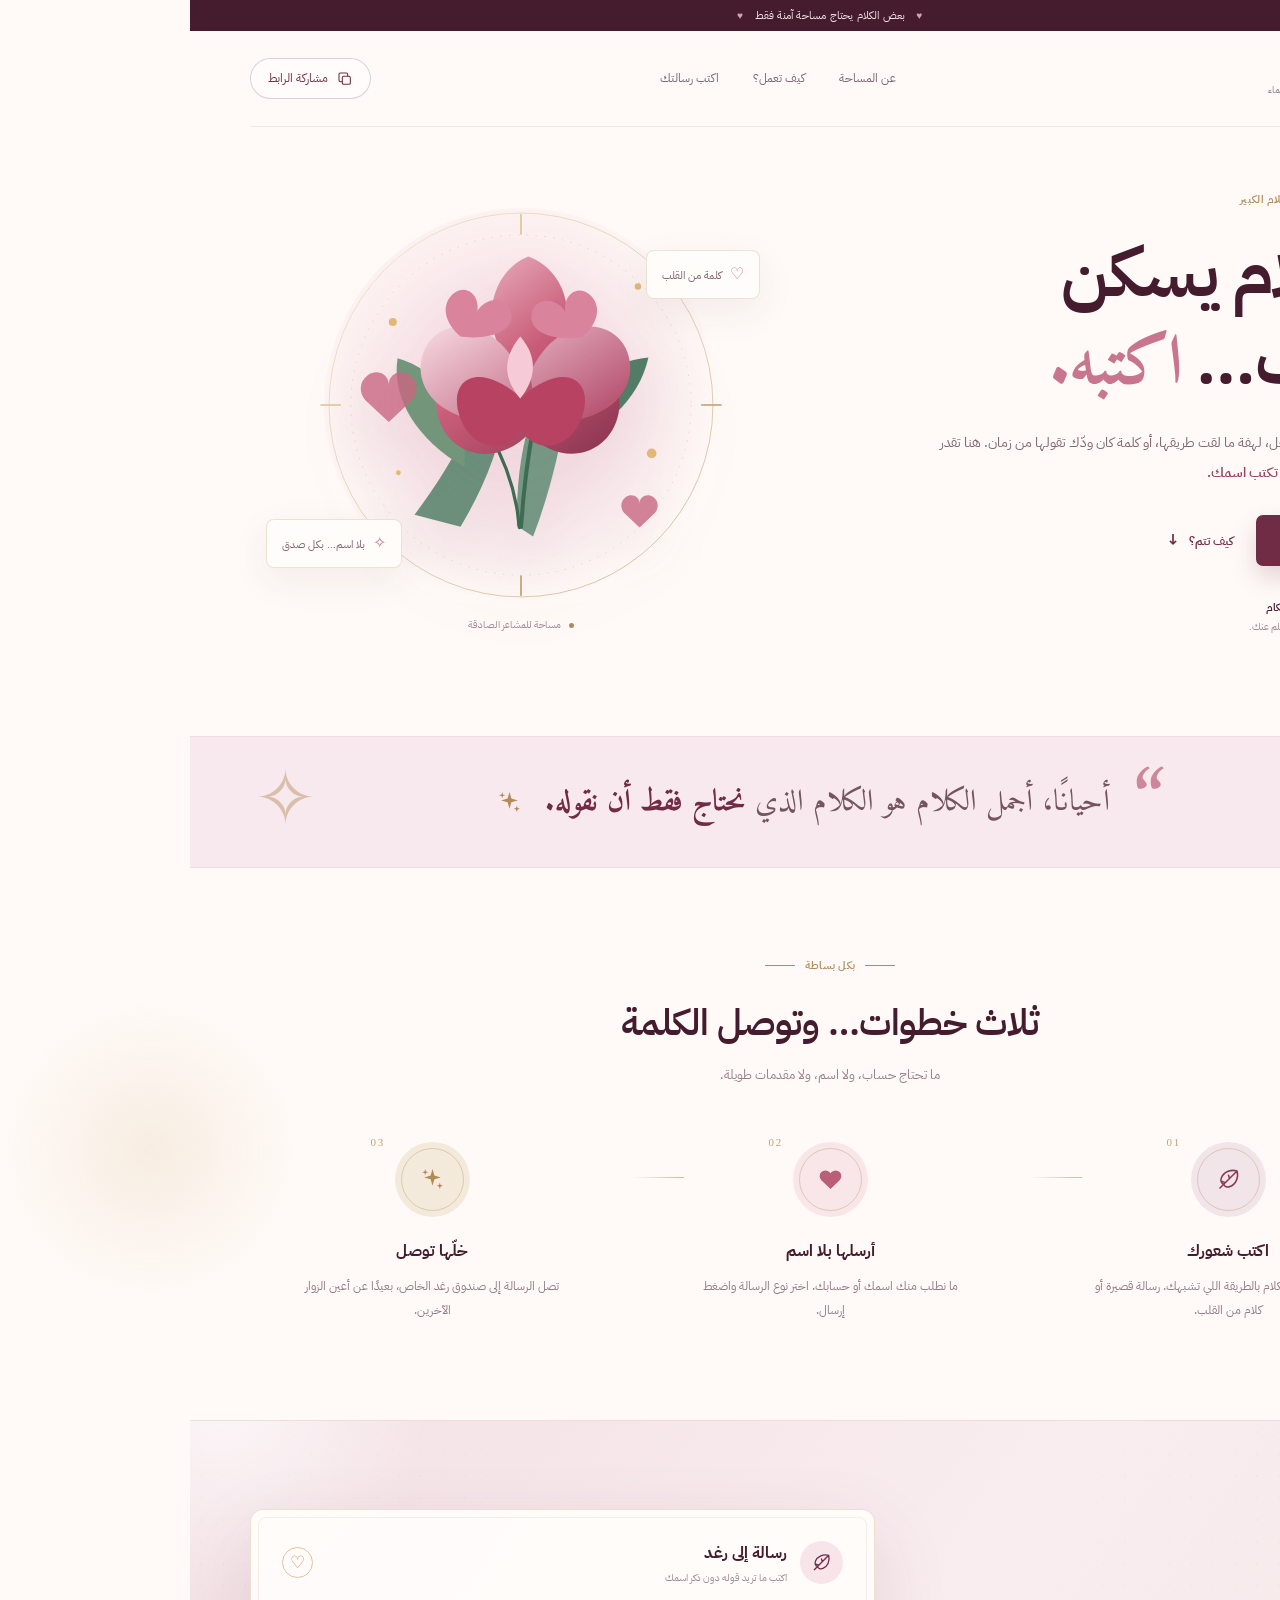
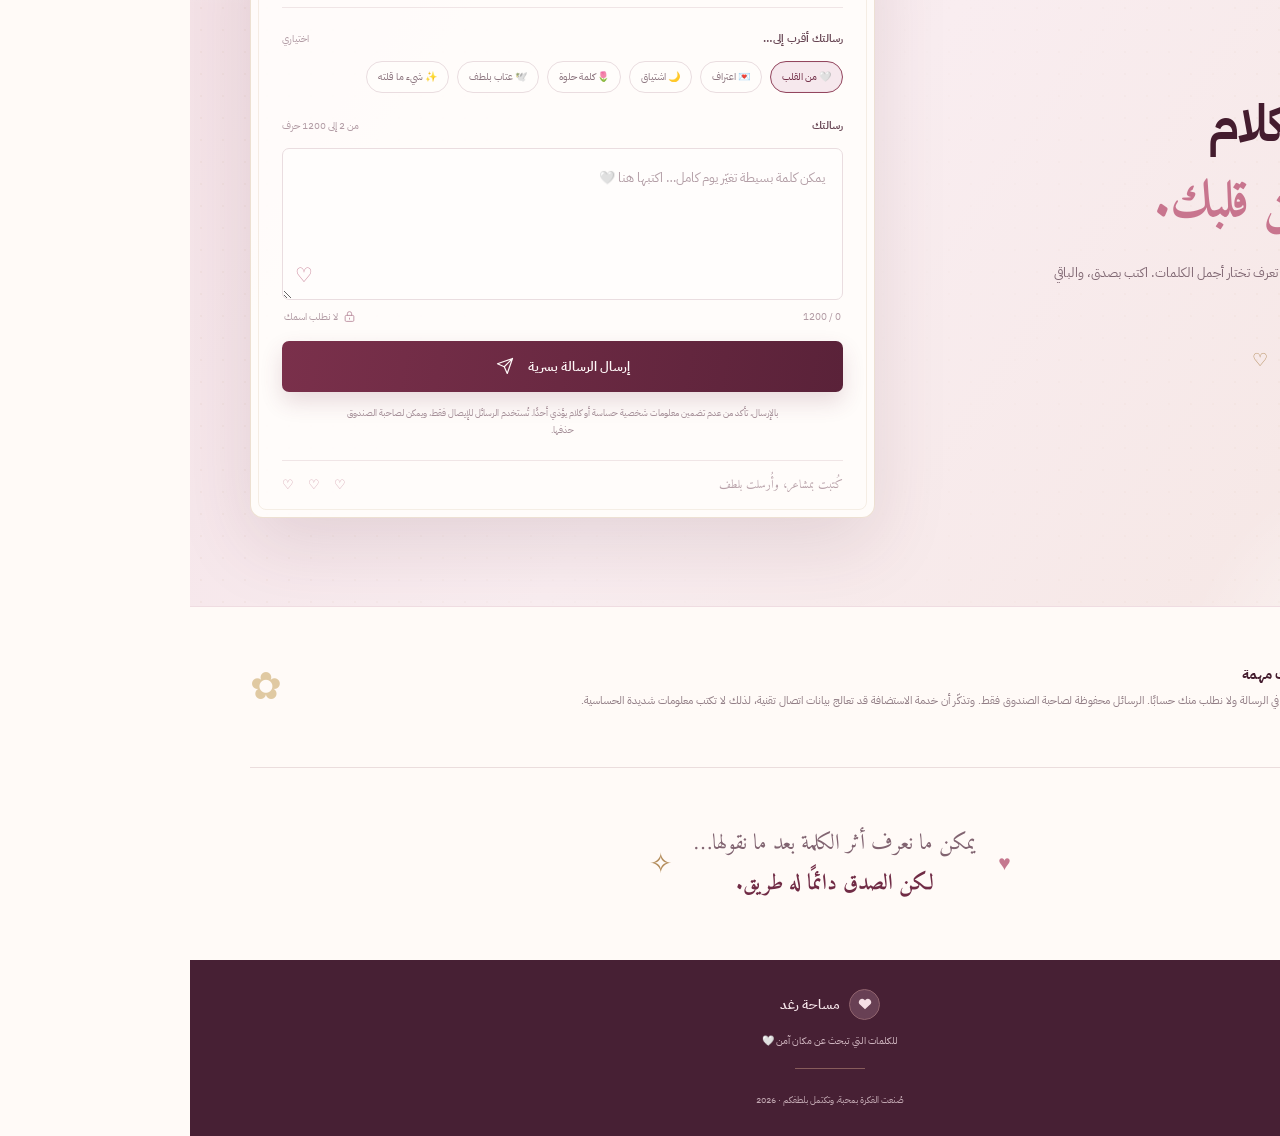
<file: index.html>
<!doctype html>
<html lang="ar" dir="rtl">
<head>
  <meta charset="utf-8">
  <meta name="viewport" content="width=device-width, initial-scale=1">
  <meta name="theme-color" content="#702b45">
  <meta name="description" content="مساحة رغد — اكتب ما في قلبك وأرسل رسالة مجهولة بكل لطف وخصوصية.">
  <meta property="og:type" content="website">
  <meta property="og:title" content="مساحة رغد | كلام في القلب يوصل بلا اسم">
  <meta property="og:description" content="رسالة صادقة، كلمة حلوة، أو اعتراف ما قدرت تقوله باسمك. اكتبها هنا بكل لطف.">
  <meta property="og:image" content="images/og-cover.svg">
  <title>مساحة رغد | كلام في القلب يوصل بلا اسم</title>
  <link rel="icon" type="image/svg+xml" href="favicon.svg">
  <link rel="preconnect" href="https://fonts.googleapis.com">
  <link rel="preconnect" href="https://fonts.gstatic.com" crossorigin>
  <link href="https://fonts.googleapis.com/css2?family=Amiri:wght@400;700&family=IBM+Plex+Sans+Arabic:wght@400;500;600;700&display=swap" rel="stylesheet">
  <link rel="stylesheet" href="styles.css">
</head>
<body>
  <svg class="svg-sprite" aria-hidden="true" xmlns="http://www.w3.org/2000/svg">
    <symbol id="i-heart" viewBox="0 0 24 24"><path d="M20.8 4.9a5.5 5.5 0 0 0-7.8 0L12 5.9l-1-1a5.5 5.5 0 0 0-7.8 7.8l1 1L12 21l7.8-7.3 1-1a5.5 5.5 0 0 0 0-7.8Z" fill="currentColor"/></symbol>
    <symbol id="i-feather" viewBox="0 0 24 24"><path d="M20.2 3.8C14 2 7.3 5 5.2 10.4c-1.1 2.8-.2 5.3 2.1 6.1M20.2 3.8c1.8 6.2-1.2 12.9-6.6 15-2.8 1.1-5.3.2-6.1-2.1m12.7-12.9L3.8 20.2M9 15l-3-1m7-3-1-3" fill="none" stroke="currentColor" stroke-width="1.5" stroke-linecap="round" stroke-linejoin="round"/></symbol>
    <symbol id="i-lock" viewBox="0 0 24 24"><rect x="4" y="10" width="16" height="11" rx="2" fill="none" stroke="currentColor" stroke-width="1.6"/><path d="M8 10V7a4 4 0 0 1 8 0v3m-4 5v2" fill="none" stroke="currentColor" stroke-width="1.6" stroke-linecap="round"/></symbol>
    <symbol id="i-sparkle" viewBox="0 0 24 24"><path d="m12 2 1.8 6.2L20 10l-6.2 1.8L12 18l-1.8-6.2L4 10l6.2-1.8L12 2Zm7 13 .8 2.2L22 18l-2.2.8L19 21l-.8-2.2L16 18l2.2-.8L19 15ZM5 2l.7 2.3L8 5l-2.3.7L5 8l-.7-2.3L2 5l2.3-.7L5 2Z" fill="currentColor"/></symbol>
    <symbol id="i-arrow" viewBox="0 0 24 24"><path d="M5 12h14m-6-6 6 6-6 6" fill="none" stroke="currentColor" stroke-width="1.8" stroke-linecap="round" stroke-linejoin="round"/></symbol>
    <symbol id="i-copy" viewBox="0 0 24 24"><rect x="8" y="8" width="12" height="12" rx="2" fill="none" stroke="currentColor" stroke-width="1.6"/><path d="M16 8V5a2 2 0 0 0-2-2H5a2 2 0 0 0-2 2v9a2 2 0 0 0 2 2h3" fill="none" stroke="currentColor" stroke-width="1.6"/></symbol>
    <symbol id="i-send" viewBox="0 0 24 24"><path d="m22 2-7 20-4-9-9-4 20-7ZM22 2 11 13" fill="none" stroke="currentColor" stroke-width="1.6" stroke-linecap="round" stroke-linejoin="round"/></symbol>
  </svg>

  <div class="ambient ambient-one"></div><div class="ambient ambient-two"></div>
  <div class="topline"><span class="tiny-heart">♥</span> بعض الكلام يحتاج مساحة آمنة فقط <span class="tiny-heart">♥</span></div>
  <header class="site-header wrap">
    <a class="brand" href="./" aria-label="العودة إلى الصفحة الرئيسية">
      <span class="brand-mark"><svg><use href="#i-heart"/></svg></span>
      <span><strong>مساحة رغد</strong><small>كلام في القلب، بلا أسماء</small></span>
    </a>
    <nav class="main-nav" aria-label="التنقل الرئيسي">
      <a href="#about">عن المساحة</a><a href="#how">كيف تعمل؟</a><a href="#write">اكتب رسالتك</a>
    </nav>
    <button class="share-top" id="shareLink" type="button"><svg><use href="#i-copy"/></svg><span>مشاركة الرابط</span></button>
  </header>

  <main>
    <section class="hero wrap" id="top">
      <div class="hero-copy reveal">
        <div class="eyebrow"><span class="eyebrow-line"></span> مساحة صغيرة للكلام الكبير</div>
        <h1>في كلام يسكن<br>القلب… <em>اكتبه.</em></h1>
        <p class="hero-lead">رسالة حلوة، اعتراف مؤجّل، لهفة ما لقت طريقها، أو كلمة كان ودّك تقولها من زمان. هنا تقدر تكتبها وتوصلها <strong>بدون ما تكتب اسمك.</strong></p>
        <div class="hero-actions"><a class="button button-primary" href="#write">اكتب رسالتك <svg><use href="#i-arrow"/></svg></a><a class="text-link" href="#how">كيف تتم؟ <span>↓</span></a></div>
        <div class="hero-note"><span class="note-icon"><svg><use href="#i-lock"/></svg></span><span><strong>بلا أسماء، وبلا أحكام</strong><small>رسالتك هي اللي تتكلم عنك.</small></span></div>
      </div>
      <div class="hero-art reveal" aria-label="رسم فني لوردة رقيقة داخل دوائر ذهبية" role="img">
        <div class="art-halo"></div><img src="images/rose-orbit.svg" alt="وردة مرسومة بألوان وردية وعنابية" class="rose-art">
        <div class="floating-note note-a"><span>♡</span> كلمة من القلب</div><div class="floating-note note-b"><span>✧</span> بلا اسم… بكل صدق</div>
        <div class="art-caption"><span class="caption-dot"></span> مساحة للمشاعر الصادقة</div>
      </div>
      <div class="scroll-cue"><span></span> انزل واكتب اللي في قلبك</div>
    </section>

    <section class="quote-band" id="about">
      <div class="quote-inner wrap"><span class="quote-mark">“</span><p>أحيانًا، أجمل الكلام هو الكلام الذي <em>نحتاج فقط أن نقوله.</em></p><span class="quote-sparkle"><svg><use href="#i-sparkle"/></svg></span></div>
    </section>

    <section class="how-section wrap" id="how">
      <div class="section-heading reveal"><span class="eyebrow centered"><span class="eyebrow-line"></span> بكل بساطة <span class="eyebrow-line"></span></span><h2>ثلاث خطوات… وتوصل الكلمة</h2><p>ما تحتاج حساب، ولا اسم، ولا مقدمات طويلة.</p></div>
      <div class="steps">
        <article class="step reveal"><span class="step-number">01</span><div class="step-icon icon-paper"><svg><use href="#i-feather"/></svg></div><h3>اكتب شعورك</h3><p>خذ لحظة، ورتّب الكلام بالطريقة اللي تشبهك. رسالة قصيرة أو كلام من القلب.</p><span class="step-stroke"></span></article>
        <article class="step reveal"><span class="step-number">02</span><div class="step-icon icon-heart"><svg><use href="#i-heart"/></svg></div><h3>أرسلها بلا اسم</h3><p>ما نطلب منك اسمك أو حسابك. اختر نوع الرسالة واضغط إرسال.</p><span class="step-stroke"></span></article>
        <article class="step reveal"><span class="step-number">03</span><div class="step-icon icon-spark"><svg><use href="#i-sparkle"/></svg></div><h3>خلّها توصل</h3><p>تصل الرسالة إلى صندوق رغد الخاص، بعيدًا عن أعين الزوار الآخرين.</p><span class="step-stroke"></span></article>
      </div>
    </section>

    <section class="write-section" id="write">
      <div class="write-orb orb-left"></div><div class="write-orb orb-right"></div>
      <div class="write-wrap wrap">
        <div class="write-intro reveal"><span class="eyebrow"><span class="eyebrow-line"></span> دورك الآن</span><h2>خلّ الكلام<br><em>يطلع من قلبك.</em></h2><p>مش لازم تكون شاعرًا، ولا تعرف تختار أجمل الكلمات. اكتب بصدق، والباقي على الرسالة.</p><div class="write-flourish">♡ <span>كلمات صادقة، أثرها يبقى</span> ♡</div></div>
        <div class="message-paper reveal">
          <div class="paper-top"><span class="paper-icon"><svg><use href="#i-feather"/></svg></span><div><h3>رسالة إلى رغد</h3><p>اكتب ما تريد قوله دون ذكر اسمك</p></div><span class="paper-seal">♡</span></div>
          <form id="messageForm">
            <label class="field-label" for="mood">رسالتك أقرب إلى… <span>اختياري</span></label>
            <div class="mood-options" role="group" aria-label="نوع الرسالة">
              <button type="button" class="mood-chip active" data-mood="رسالة من القلب">🤍 من القلب</button>
              <button type="button" class="mood-chip" data-mood="اعتراف">💌 اعتراف</button>
              <button type="button" class="mood-chip" data-mood="اشتياق ولهفة">🌙 اشتياق</button>
              <button type="button" class="mood-chip" data-mood="كلمة حلوة">🌷 كلمة حلوة</button>
              <button type="button" class="mood-chip" data-mood="عتاب بلطف">🕊️ عتاب بلطف</button>
              <button type="button" class="mood-chip" data-mood="شيء لم أقله">✨ شيء ما قلته</button>
            </div>
            <label class="field-label message-label" for="messageBody">رسالتك <span>من 2 إلى 1200 حرف</span></label>
            <div class="textarea-wrap"><textarea id="messageBody" name="body" maxlength="1200" minlength="2" placeholder="يمكن كلمة بسيطة تغيّر يوم كامل… اكتبها هنا 🤍" required></textarea><span class="textarea-heart">♡</span></div>
            <div class="form-meta"><span id="charCount">0 / 1200</span><span><svg><use href="#i-lock"/></svg> لا نطلب اسمك</span></div>
            <button class="button button-send" type="submit" id="sendButton"><span>إرسال الرسالة بسرية</span><svg><use href="#i-send"/></svg></button>
            <p class="form-disclaimer">بالإرسال، تأكد من عدم تضمين معلومات شخصية حساسة أو كلام يؤذي أحدًا. تُستخدم الرسائل للإيصال فقط، ويمكن لصاحبة الصندوق حذفها.</p>
            <div class="form-status" id="formStatus" role="status" aria-live="polite" hidden></div>
          </form>
          <div class="paper-bottom"><span>كُتبت بمشاعر، وأُرسلت بلطف</span><span class="paper-hearts">♡ ♡ ♡</span></div>
        </div>
      </div>
    </section>

    <section class="privacy-section wrap">
      <div class="privacy-lock"><svg><use href="#i-lock"/></svg></div><div><h3>خصوصيتك مهمة</h3><p>لا يظهر اسمك في الرسالة ولا نطلب منك حسابًا. الرسائل محفوظة لصاحبة الصندوق فقط. وتذكّر أن خدمة الاستضافة قد تعالج بيانات اتصال تقنية، لذلك لا تكتب معلومات شديدة الحساسية.</p></div><span class="privacy-flower">✿</span>
    </section>

    <section class="last-note wrap"><span class="last-heart">♥</span><p>يمكن ما نعرف أثر الكلمة بعد ما نقولها…<br><em>لكن الصدق دائمًا له طريق.</em></p><span class="last-ornament">✧</span></section>
  </main>

  <footer class="site-footer"><a class="footer-brand" href="#top"><span class="brand-mark"><svg><use href="#i-heart"/></svg></span><strong>مساحة رغد</strong></a><p>للكلمات التي تبحث عن مكان آمن 🤍</p><div class="footer-rule"></div><small>صُنعت الفكرة بمحبة، وتكتمل بلطفكم · <span id="year"></span></small></footer>

  <div class="toast" id="toast" role="status" aria-live="polite"></div>
  <script src="app.js" defer></script>
</body>
</html>
</file>
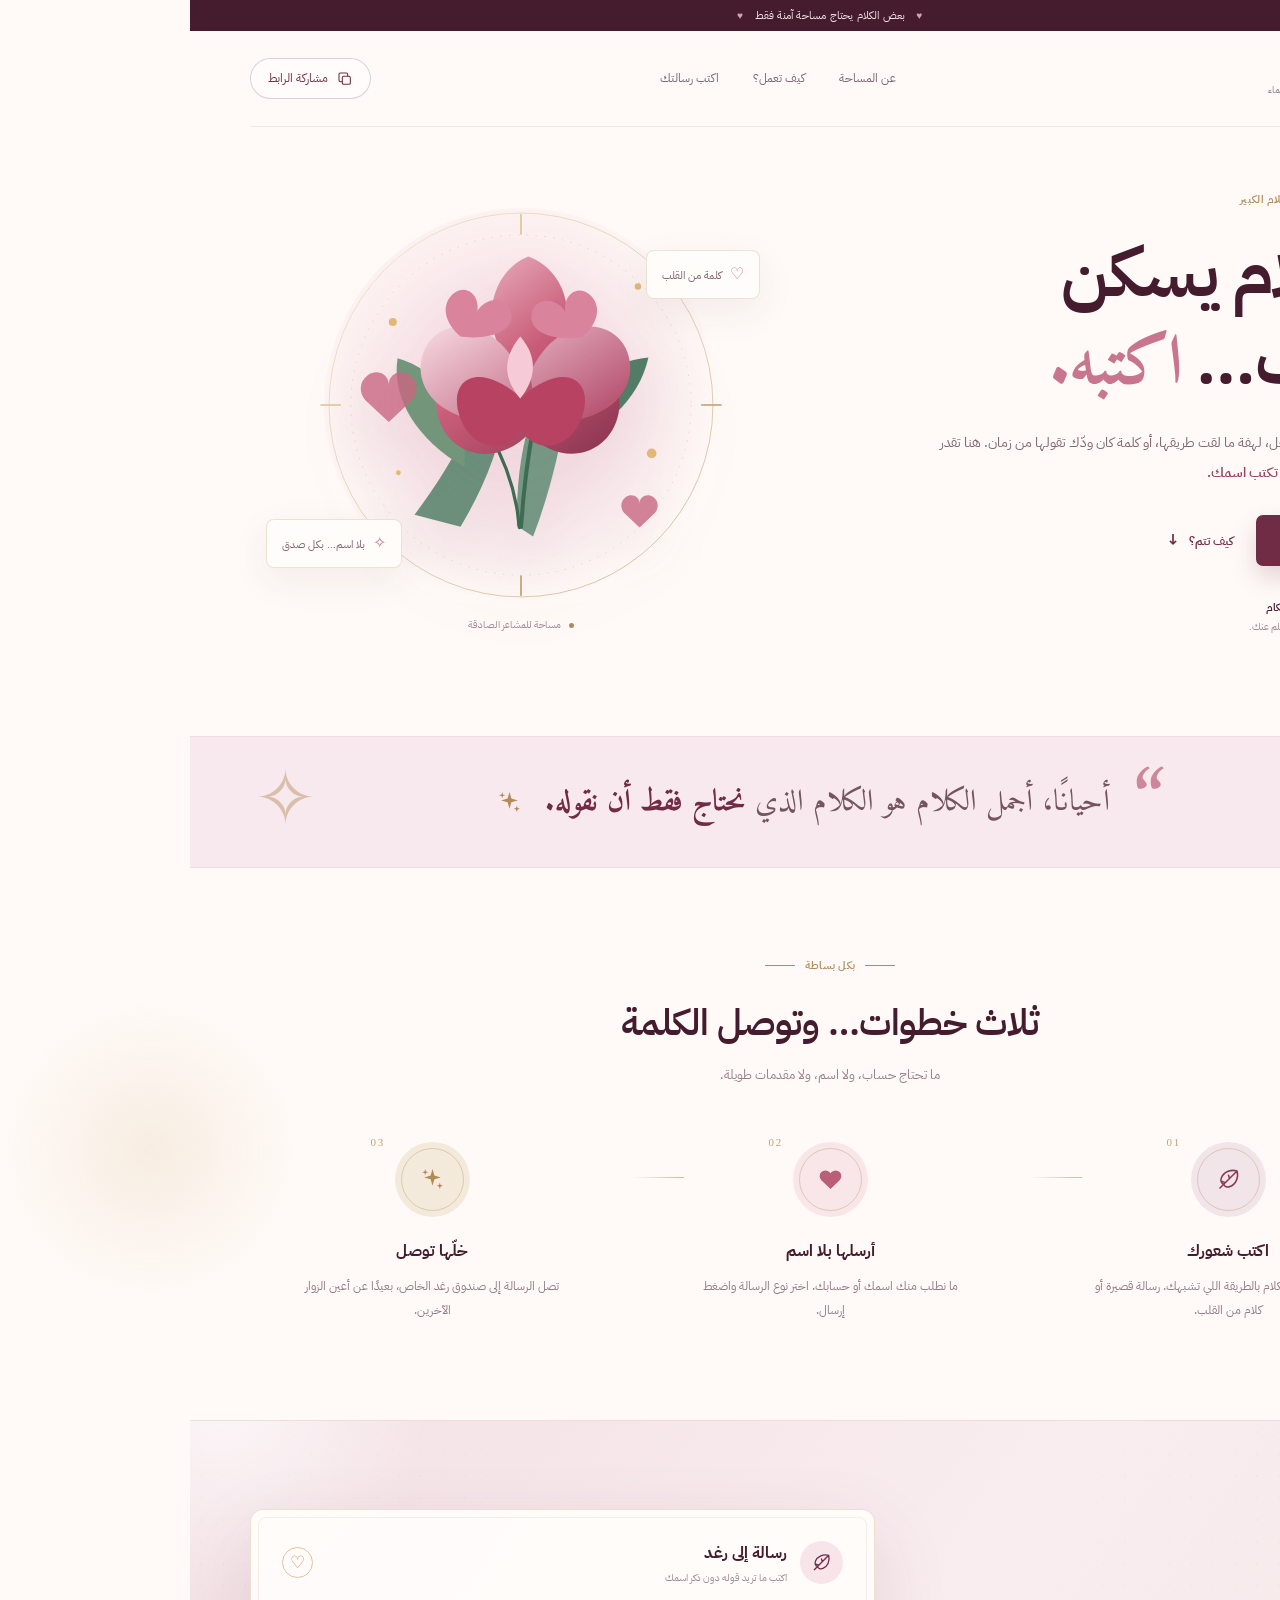
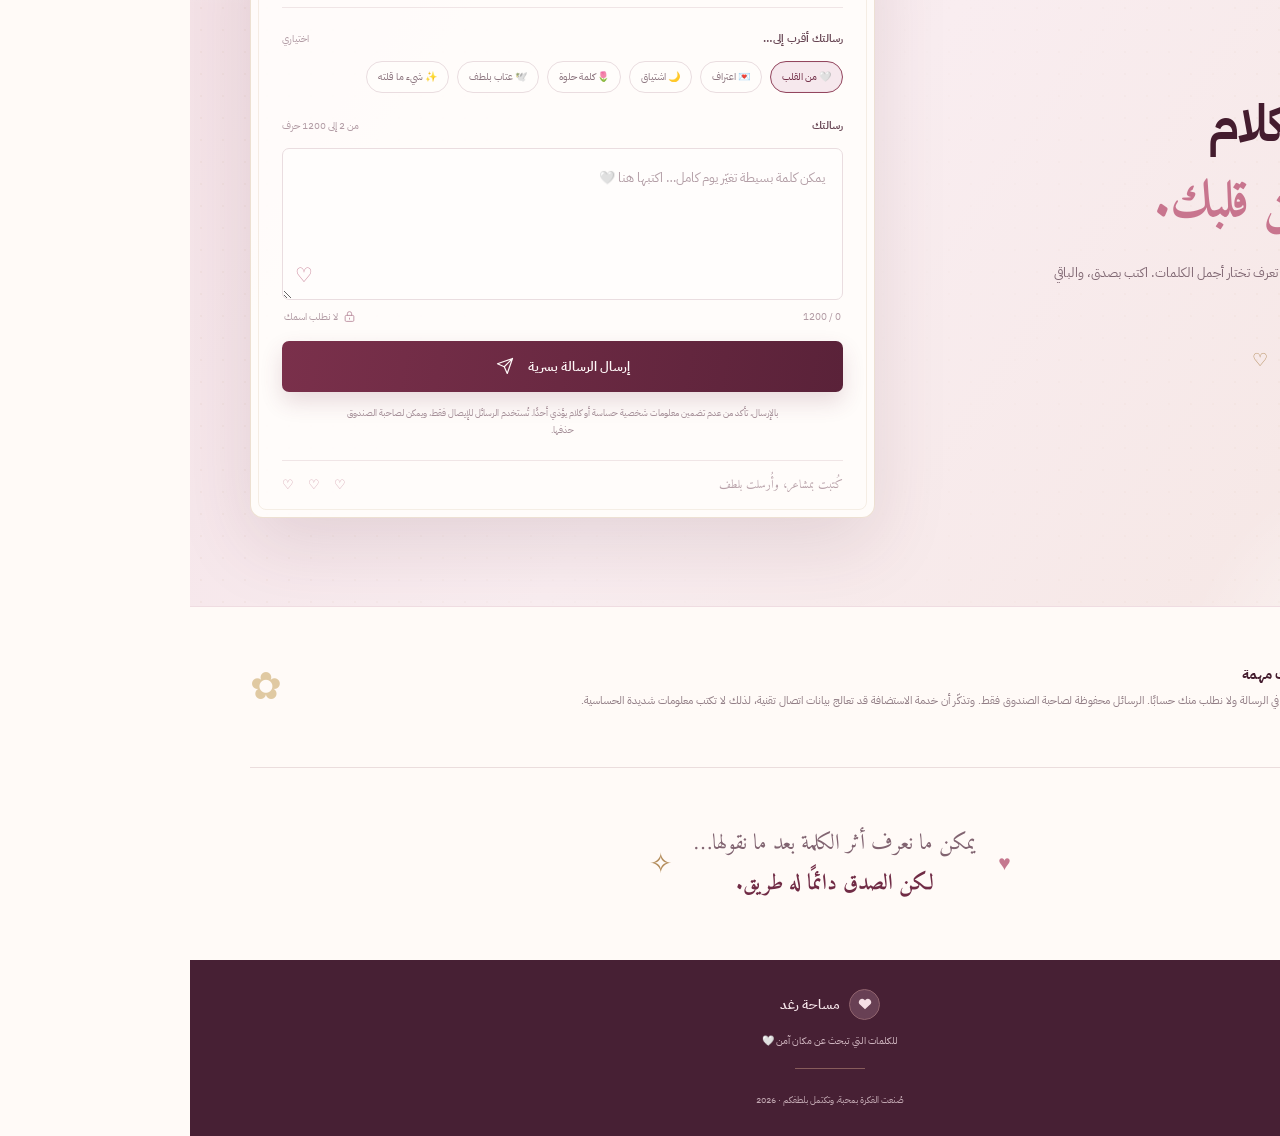
<file: static/index.html>
<!doctype html>
<html lang="ar" dir="rtl">
<head>
  <meta charset="utf-8">
  <meta name="viewport" content="width=device-width, initial-scale=1">
  <meta name="theme-color" content="#702b45">
  <meta name="description" content="مساحة رغد — اكتب ما في قلبك وأرسل رسالة مجهولة بكل لطف وخصوصية.">
  <meta property="og:type" content="website">
  <meta property="og:title" content="مساحة رغد | كلام في القلب يوصل بلا اسم">
  <meta property="og:description" content="رسالة صادقة، كلمة حلوة، أو اعتراف ما قدرت تقوله باسمك. اكتبها هنا بكل لطف.">
  <meta property="og:image" content="/static/images/og-cover.svg">
  <title>مساحة رغد | كلام في القلب يوصل بلا اسم</title>
  <link rel="icon" type="image/svg+xml" href="/static/favicon.svg">
  <link rel="preconnect" href="https://fonts.googleapis.com">
  <link rel="preconnect" href="https://fonts.gstatic.com" crossorigin>
  <link href="https://fonts.googleapis.com/css2?family=Amiri:wght@400;700&family=IBM+Plex+Sans+Arabic:wght@400;500;600;700&display=swap" rel="stylesheet">
  <link rel="stylesheet" href="/static/styles.css">
</head>
<body>
  <svg class="svg-sprite" aria-hidden="true" xmlns="http://www.w3.org/2000/svg">
    <symbol id="i-heart" viewBox="0 0 24 24"><path d="M20.8 4.9a5.5 5.5 0 0 0-7.8 0L12 5.9l-1-1a5.5 5.5 0 0 0-7.8 7.8l1 1L12 21l7.8-7.3 1-1a5.5 5.5 0 0 0 0-7.8Z" fill="currentColor"/></symbol>
    <symbol id="i-feather" viewBox="0 0 24 24"><path d="M20.2 3.8C14 2 7.3 5 5.2 10.4c-1.1 2.8-.2 5.3 2.1 6.1M20.2 3.8c1.8 6.2-1.2 12.9-6.6 15-2.8 1.1-5.3.2-6.1-2.1m12.7-12.9L3.8 20.2M9 15l-3-1m7-3-1-3" fill="none" stroke="currentColor" stroke-width="1.5" stroke-linecap="round" stroke-linejoin="round"/></symbol>
    <symbol id="i-lock" viewBox="0 0 24 24"><rect x="4" y="10" width="16" height="11" rx="2" fill="none" stroke="currentColor" stroke-width="1.6"/><path d="M8 10V7a4 4 0 0 1 8 0v3m-4 5v2" fill="none" stroke="currentColor" stroke-width="1.6" stroke-linecap="round"/></symbol>
    <symbol id="i-sparkle" viewBox="0 0 24 24"><path d="m12 2 1.8 6.2L20 10l-6.2 1.8L12 18l-1.8-6.2L4 10l6.2-1.8L12 2Zm7 13 .8 2.2L22 18l-2.2.8L19 21l-.8-2.2L16 18l2.2-.8L19 15ZM5 2l.7 2.3L8 5l-2.3.7L5 8l-.7-2.3L2 5l2.3-.7L5 2Z" fill="currentColor"/></symbol>
    <symbol id="i-arrow" viewBox="0 0 24 24"><path d="M5 12h14m-6-6 6 6-6 6" fill="none" stroke="currentColor" stroke-width="1.8" stroke-linecap="round" stroke-linejoin="round"/></symbol>
    <symbol id="i-copy" viewBox="0 0 24 24"><rect x="8" y="8" width="12" height="12" rx="2" fill="none" stroke="currentColor" stroke-width="1.6"/><path d="M16 8V5a2 2 0 0 0-2-2H5a2 2 0 0 0-2 2v9a2 2 0 0 0 2 2h3" fill="none" stroke="currentColor" stroke-width="1.6"/></symbol>
    <symbol id="i-send" viewBox="0 0 24 24"><path d="m22 2-7 20-4-9-9-4 20-7ZM22 2 11 13" fill="none" stroke="currentColor" stroke-width="1.6" stroke-linecap="round" stroke-linejoin="round"/></symbol>
  </svg>

  <div class="ambient ambient-one"></div><div class="ambient ambient-two"></div>
  <div class="topline"><span class="tiny-heart">♥</span> بعض الكلام يحتاج مساحة آمنة فقط <span class="tiny-heart">♥</span></div>
  <header class="site-header wrap">
    <a class="brand" href="/raghad" aria-label="العودة إلى الصفحة الرئيسية">
      <span class="brand-mark"><svg><use href="#i-heart"/></svg></span>
      <span><strong>مساحة رغد</strong><small>كلام في القلب، بلا أسماء</small></span>
    </a>
    <nav class="main-nav" aria-label="التنقل الرئيسي">
      <a href="#about">عن المساحة</a><a href="#how">كيف تعمل؟</a><a href="#write">اكتب رسالتك</a>
    </nav>
    <button class="share-top" id="shareLink" type="button"><svg><use href="#i-copy"/></svg><span>مشاركة الرابط</span></button>
  </header>

  <main>
    <section class="hero wrap" id="top">
      <div class="hero-copy reveal">
        <div class="eyebrow"><span class="eyebrow-line"></span> مساحة صغيرة للكلام الكبير</div>
        <h1>في كلام يسكن<br>القلب… <em>اكتبه.</em></h1>
        <p class="hero-lead">رسالة حلوة، اعتراف مؤجّل، لهفة ما لقت طريقها، أو كلمة كان ودّك تقولها من زمان. هنا تقدر تكتبها وتوصلها <strong>بدون ما تكتب اسمك.</strong></p>
        <div class="hero-actions"><a class="button button-primary" href="#write">اكتب رسالتك <svg><use href="#i-arrow"/></svg></a><a class="text-link" href="#how">كيف تتم؟ <span>↓</span></a></div>
        <div class="hero-note"><span class="note-icon"><svg><use href="#i-lock"/></svg></span><span><strong>بلا أسماء، وبلا أحكام</strong><small>رسالتك هي اللي تتكلم عنك.</small></span></div>
      </div>
      <div class="hero-art reveal" aria-label="رسم فني لوردة رقيقة داخل دوائر ذهبية" role="img">
        <div class="art-halo"></div><img src="/static/images/rose-orbit.svg" alt="وردة مرسومة بألوان وردية وعنابية" class="rose-art">
        <div class="floating-note note-a"><span>♡</span> كلمة من القلب</div><div class="floating-note note-b"><span>✧</span> بلا اسم… بكل صدق</div>
        <div class="art-caption"><span class="caption-dot"></span> مساحة للمشاعر الصادقة</div>
      </div>
      <div class="scroll-cue"><span></span> انزل واكتب اللي في قلبك</div>
    </section>

    <section class="quote-band" id="about">
      <div class="quote-inner wrap"><span class="quote-mark">“</span><p>أحيانًا، أجمل الكلام هو الكلام الذي <em>نحتاج فقط أن نقوله.</em></p><span class="quote-sparkle"><svg><use href="#i-sparkle"/></svg></span></div>
    </section>

    <section class="how-section wrap" id="how">
      <div class="section-heading reveal"><span class="eyebrow centered"><span class="eyebrow-line"></span> بكل بساطة <span class="eyebrow-line"></span></span><h2>ثلاث خطوات… وتوصل الكلمة</h2><p>ما تحتاج حساب، ولا اسم، ولا مقدمات طويلة.</p></div>
      <div class="steps">
        <article class="step reveal"><span class="step-number">01</span><div class="step-icon icon-paper"><svg><use href="#i-feather"/></svg></div><h3>اكتب شعورك</h3><p>خذ لحظة، ورتّب الكلام بالطريقة اللي تشبهك. رسالة قصيرة أو كلام من القلب.</p><span class="step-stroke"></span></article>
        <article class="step reveal"><span class="step-number">02</span><div class="step-icon icon-heart"><svg><use href="#i-heart"/></svg></div><h3>أرسلها بلا اسم</h3><p>ما نطلب منك اسمك أو حسابك. اختر نوع الرسالة واضغط إرسال.</p><span class="step-stroke"></span></article>
        <article class="step reveal"><span class="step-number">03</span><div class="step-icon icon-spark"><svg><use href="#i-sparkle"/></svg></div><h3>خلّها توصل</h3><p>تصل الرسالة إلى صندوق رغد الخاص، بعيدًا عن أعين الزوار الآخرين.</p><span class="step-stroke"></span></article>
      </div>
    </section>

    <section class="write-section" id="write">
      <div class="write-orb orb-left"></div><div class="write-orb orb-right"></div>
      <div class="write-wrap wrap">
        <div class="write-intro reveal"><span class="eyebrow"><span class="eyebrow-line"></span> دورك الآن</span><h2>خلّ الكلام<br><em>يطلع من قلبك.</em></h2><p>مش لازم تكون شاعرًا، ولا تعرف تختار أجمل الكلمات. اكتب بصدق، والباقي على الرسالة.</p><div class="write-flourish">♡ <span>كلمات صادقة، أثرها يبقى</span> ♡</div></div>
        <div class="message-paper reveal">
          <div class="paper-top"><span class="paper-icon"><svg><use href="#i-feather"/></svg></span><div><h3>رسالة إلى رغد</h3><p>اكتب ما تريد قوله دون ذكر اسمك</p></div><span class="paper-seal">♡</span></div>
          <form id="messageForm">
            <label class="field-label" for="mood">رسالتك أقرب إلى… <span>اختياري</span></label>
            <div class="mood-options" role="group" aria-label="نوع الرسالة">
              <button type="button" class="mood-chip active" data-mood="رسالة من القلب">🤍 من القلب</button>
              <button type="button" class="mood-chip" data-mood="اعتراف">💌 اعتراف</button>
              <button type="button" class="mood-chip" data-mood="اشتياق ولهفة">🌙 اشتياق</button>
              <button type="button" class="mood-chip" data-mood="كلمة حلوة">🌷 كلمة حلوة</button>
              <button type="button" class="mood-chip" data-mood="عتاب بلطف">🕊️ عتاب بلطف</button>
              <button type="button" class="mood-chip" data-mood="شيء لم أقله">✨ شيء ما قلته</button>
            </div>
            <label class="field-label message-label" for="messageBody">رسالتك <span>من 2 إلى 1200 حرف</span></label>
            <div class="textarea-wrap"><textarea id="messageBody" name="body" maxlength="1200" minlength="2" placeholder="يمكن كلمة بسيطة تغيّر يوم كامل… اكتبها هنا 🤍" required></textarea><span class="textarea-heart">♡</span></div>
            <div class="form-meta"><span id="charCount">0 / 1200</span><span><svg><use href="#i-lock"/></svg> لا نطلب اسمك</span></div>
            <button class="button button-send" type="submit" id="sendButton"><span>إرسال الرسالة بسرية</span><svg><use href="#i-send"/></svg></button>
            <p class="form-disclaimer">بالإرسال، تأكد من عدم تضمين معلومات شخصية حساسة أو كلام يؤذي أحدًا. تُستخدم الرسائل للإيصال فقط، ويمكن لصاحبة الصندوق حذفها.</p>
            <div class="form-status" id="formStatus" role="status" aria-live="polite" hidden></div>
          </form>
          <div class="paper-bottom"><span>كُتبت بمشاعر، وأُرسلت بلطف</span><span class="paper-hearts">♡ ♡ ♡</span></div>
        </div>
      </div>
    </section>

    <section class="privacy-section wrap">
      <div class="privacy-lock"><svg><use href="#i-lock"/></svg></div><div><h3>خصوصيتك مهمة</h3><p>لا يظهر اسمك في الرسالة ولا نطلب منك حسابًا. الرسائل محفوظة لصاحبة الصندوق فقط. وتذكّر أن خدمة الاستضافة قد تعالج بيانات اتصال تقنية، لذلك لا تكتب معلومات شديدة الحساسية.</p></div><span class="privacy-flower">✿</span>
    </section>

    <section class="last-note wrap"><span class="last-heart">♥</span><p>يمكن ما نعرف أثر الكلمة بعد ما نقولها…<br><em>لكن الصدق دائمًا له طريق.</em></p><span class="last-ornament">✧</span></section>
  </main>

  <footer class="site-footer"><a class="footer-brand" href="#top"><span class="brand-mark"><svg><use href="#i-heart"/></svg></span><strong>مساحة رغد</strong></a><p>للكلمات التي تبحث عن مكان آمن 🤍</p><div class="footer-rule"></div><small>صُنعت الفكرة بمحبة، وتكتمل بلطفكم · <span id="year"></span></small></footer>

  <div class="toast" id="toast" role="status" aria-live="polite"></div>
  <script src="/static/app.js" defer></script>
</body>
</html>
</file>
<file: styles.css>
:root{--wine:#702b45;--wine-dark:#441c2e;--wine-mid:#93465e;--rose:#c8758e;--rose-pale:#f4dfe5;--rose-light:#fff1f3;--cream:#fffaf7;--paper:#fffdfb;--gold:#b38b5a;--gold-light:#e7d1a9;--ink:#452d38;--muted:#806b73;--line:rgba(112,43,69,.14);--shadow:0 25px 80px rgba(88,39,57,.12);--font:'IBM Plex Sans Arabic',Tahoma,sans-serif;--serif:'Amiri',Georgia,serif}
*{box-sizing:border-box}html{scroll-behavior:smooth;scroll-padding-top:90px}body{margin:0;background:var(--cream);color:var(--ink);font-family:var(--font);font-size:16px;line-height:1.8;overflow-x:hidden}::selection{background:#e8bdca;color:var(--wine-dark)}a{color:inherit;text-decoration:none}button,textarea{font:inherit}.svg-sprite{position:absolute;width:0;height:0;overflow:hidden}.wrap{width:min(1160px,calc(100% - 52px));margin-inline:auto}.topline{height:31px;display:flex;align-items:center;justify-content:center;gap:11px;background:var(--wine-dark);color:#f7e4e9;font-size:11px;letter-spacing:.2px}.tiny-heart{color:#d5a3ae;font-size:10px}.site-header{height:96px;display:flex;align-items:center;justify-content:space-between;gap:28px;position:relative;z-index:10;border-bottom:1px solid rgba(112,43,69,.09)}.brand{display:flex;align-items:center;gap:12px;min-width:225px}.brand-mark{width:43px;height:43px;display:grid;place-items:center;border-radius:50%;background:linear-gradient(145deg,#f8e7ec,#f2d5df);color:var(--wine);border:1px solid rgba(179,139,90,.4);box-shadow:inset 0 0 0 4px rgba(255,255,255,.45)}.brand-mark svg{width:18px;height:18px}.brand strong{display:block;font-size:16px;line-height:1.4;color:var(--wine-dark);letter-spacing:.1px}.brand small{display:block;font-size:10px;color:#9a8089;letter-spacing:.15px}.main-nav{display:flex;align-items:center;gap:34px;margin-inline:auto}.main-nav a{font-size:12px;color:#79636d;transition:color .2s}.main-nav a:hover{color:var(--wine)}.share-top{border:1px solid rgba(112,43,69,.22);border-radius:999px;background:rgba(255,255,255,.45);color:var(--wine);padding:9px 17px;display:flex;align-items:center;gap:9px;font-size:12px;cursor:pointer;transition:all .22s}.share-top svg{width:16px;height:16px}.share-top:hover{background:var(--wine);color:white;border-color:var(--wine);transform:translateY(-1px)}.ambient{position:absolute;pointer-events:none;z-index:-1;filter:blur(1px);opacity:.55}.ambient-one{width:300px;height:300px;right:-170px;top:280px;background:radial-gradient(circle,#f4d8e0 0,transparent 70%)}.ambient-two{width:300px;height:300px;left:-190px;top:1000px;background:radial-gradient(circle,#f1e2d0 0,transparent 70%)}
.hero{position:relative;min-height:590px;display:grid;grid-template-columns:1fr .94fr;align-items:center;gap:40px;padding-top:23px;padding-bottom:76px}.hero-copy{padding:16px 8px 0 0;max-width:560px}.eyebrow{display:flex;align-items:center;gap:10px;color:var(--gold);font-size:11px;font-weight:600;letter-spacing:.3px}.eyebrow-line{display:inline-block;width:30px;height:1px;background:var(--gold)}h1,h2,h3,p{margin-top:0}.hero h1{font-size:clamp(44px,5.6vw,69px);font-weight:600;color:var(--wine-dark);line-height:1.27;letter-spacing:-1.5px;margin:20px 0 17px}.hero h1 em,.write-intro h2 em{font-family:var(--serif);font-weight:700;color:var(--rose);font-style:normal}.hero-lead{max-width:485px;color:#7e6871;font-size:14px;line-height:2.15;margin-bottom:27px}.hero-lead strong{font-weight:600;color:var(--wine-mid)}.hero-actions{display:flex;align-items:center;gap:23px}.button{display:inline-flex;align-items:center;justify-content:center;gap:14px;min-height:51px;padding:0 24px;border:0;border-radius:7px;cursor:pointer;transition:transform .22s,box-shadow .22s,background .22s;font-weight:600;font-size:13px}.button svg{width:18px;height:18px;transform:scaleX(-1)}.button-primary{background:var(--wine);color:#fffaf8;box-shadow:0 11px 24px rgba(112,43,69,.19)}.button-primary:hover{transform:translateY(-3px);background:#592038;box-shadow:0 15px 30px rgba(112,43,69,.25)}.text-link{color:var(--wine);font-size:12px;font-weight:600}.text-link span{font-size:16px;margin-right:6px}.hero-note{display:flex;align-items:center;gap:11px;margin-top:32px}.note-icon{display:grid;place-items:center;width:38px;height:38px;border-radius:50%;background:#f4e5e9;color:var(--wine)}.note-icon svg{width:17px;height:17px}.hero-note strong{display:block;font-size:11px;font-weight:600;color:var(--wine-dark)}.hero-note small{display:block;font-size:10px;color:#a18c94}.hero-art{position:relative;display:grid;place-items:center;min-height:510px}.art-halo{position:absolute;width:395px;height:395px;border-radius:50%;background:radial-gradient(circle at 45% 42%,rgba(251,224,231,.8),rgba(244,218,224,.28) 48%,transparent 72%)}.rose-art{position:relative;z-index:1;width:min(100%,500px);filter:drop-shadow(0 26px 25px rgba(103,37,60,.11));animation:floatRose 7s ease-in-out infinite}.floating-note{position:absolute;z-index:2;background:rgba(255,253,251,.88);border:1px solid rgba(179,139,90,.24);box-shadow:0 12px 38px rgba(87,41,58,.07);backdrop-filter:blur(8px);border-radius:8px;padding:9px 15px;color:#85626f;font-size:11px;white-space:nowrap}.floating-note span{color:var(--rose);margin-left:5px;font-size:16px}.note-a{top:100px;right:6%}.note-b{bottom:92px;left:3%}.art-caption{position:absolute;bottom:26px;right:50%;transform:translateX(50%);display:flex;align-items:center;gap:8px;font-size:10px;color:#a38a92;white-space:nowrap}.caption-dot{width:5px;height:5px;background:var(--gold);border-radius:50%}.scroll-cue{position:absolute;bottom:22px;right:0;display:flex;align-items:center;gap:10px;color:#b19ba3;font-size:10px}.scroll-cue span{width:25px;height:1px;background:#c8a1af}.quote-band{background:#f7e9ed;border-top:1px solid #f0dce2;border-bottom:1px solid #f0dce2;position:relative;overflow:hidden}.quote-band:before,.quote-band:after{content:'✧';position:absolute;color:rgba(179,139,90,.45);font-size:75px;font-family:var(--serif);top:2px}.quote-band:before{right:5%}.quote-band:after{left:5%}.quote-inner{min-height:130px;display:flex;align-items:center;justify-content:center;gap:23px;text-align:center}.quote-mark{font-family:var(--serif);font-size:85px;height:77px;line-height:1;color:var(--rose);opacity:.85}.quote-inner p{margin:0;color:#755461;font-family:var(--serif);font-size:clamp(21px,3vw,30px);line-height:1.7}.quote-inner p em{font-style:normal;color:var(--wine);font-weight:700}.quote-sparkle{width:25px;height:25px;color:var(--gold);align-self:center}.quote-sparkle svg{width:100%;height:100%}
.how-section{padding-top:88px;padding-bottom:98px}.section-heading{text-align:center}.centered{justify-content:center}.section-heading h2{font-size:clamp(27px,3vw,37px);font-weight:600;color:var(--wine-dark);margin:14px 0 7px;letter-spacing:-.5px}.section-heading>p{font-size:13px;color:#967e87;margin-bottom:0}.steps{display:grid;grid-template-columns:repeat(3,1fr);gap:34px;margin-top:55px}.step{position:relative;padding:0 29px;text-align:center}.step-number{position:absolute;top:-9px;right:calc(50% + 47px);font-size:11px;color:#c2a06f;font-family:Georgia,serif;letter-spacing:1.8px}.step-icon{width:75px;height:75px;border-radius:50%;display:grid;place-items:center;margin:0 auto 20px;position:relative}.step-icon:before{content:'';position:absolute;inset:6px;border:1px solid rgba(179,139,90,.35);border-radius:50%}.step-icon svg{width:25px;height:25px}.icon-paper{background:#f2e5e9;color:#8a3955}.icon-heart{background:#f9e6e8;color:#bb5e78}.icon-spark{background:#f3eadc;color:#b18b54}.step h3{font-size:16px;color:var(--wine-dark);margin:0 0 8px}.step p{font-size:12px;color:#8f7b84;line-height:2;max-width:270px;margin:0 auto}.step-stroke{position:absolute;left:-16px;top:35px;width:52px;height:1px;background:linear-gradient(to left,rgba(179,139,90,.6),transparent)}.step:last-child .step-stroke{display:none}
.write-section{position:relative;overflow:hidden;background:linear-gradient(125deg,#f3e0e5 0%,#f9edf0 49%,#f5e6e3 100%);border-top:1px solid #efdce1;border-bottom:1px solid #efdce1}.write-section:before{content:'';position:absolute;inset:0;background-image:radial-gradient(rgba(179,139,90,.16) .8px,transparent .8px);background-size:22px 22px;opacity:.38;mask-image:linear-gradient(90deg,#000,transparent 45%,#000)}.write-orb{position:absolute;pointer-events:none;width:440px;height:440px;border-radius:50%;background:radial-gradient(circle,rgba(255,255,255,.76),rgba(255,255,255,0) 70%)}.orb-left{top:-250px;left:-190px}.orb-right{bottom:-295px;right:-150px}.write-wrap{position:relative;z-index:1;display:grid;grid-template-columns:.8fr 1.1fr;gap:80px;align-items:center;padding-top:88px;padding-bottom:88px}.write-intro{padding-inline:10px}.write-intro h2{font-size:clamp(38px,4.1vw,54px);line-height:1.44;color:var(--wine-dark);margin:18px 0 17px;font-weight:600;letter-spacing:-.7px}.write-intro>p{max-width:360px;color:#806873;font-size:13px;line-height:2.2}.write-flourish{margin-top:30px;color:var(--gold);font-family:var(--serif);font-size:18px;display:flex;align-items:center;gap:12px}.write-flourish span{font-family:var(--font);font-size:10px;color:#a18a92}.message-paper{padding:29px 31px 19px;background:rgba(255,253,251,.93);border:1px solid rgba(179,139,90,.24);border-radius:13px;box-shadow:0 26px 75px rgba(93,43,61,.13);position:relative}.message-paper:before{content:'';position:absolute;inset:7px;border:1px solid rgba(179,139,90,.13);border-radius:8px;pointer-events:none}.paper-top{position:relative;display:flex;align-items:center;gap:13px;border-bottom:1px solid #f0e5e6;padding-bottom:20px;margin-bottom:21px}.paper-icon{width:43px;height:43px;display:grid;place-items:center;border-radius:50%;color:var(--wine);background:#f7e5ea}.paper-icon svg{width:21px;height:21px}.paper-top h3{margin:0;font-size:16px;color:var(--wine-dark)}.paper-top p{margin:2px 0 0;font-size:10px;color:#a18b93}.paper-seal{margin-right:auto;width:31px;height:31px;border:1px solid #e3c39b;border-radius:50%;display:grid;place-items:center;color:#bd8c5f;font-size:17px}.field-label{display:flex;justify-content:space-between;align-items:center;gap:12px;font-size:11px;font-weight:600;color:#654351;margin:0 0 12px}.field-label span{font-size:10px;font-weight:400;color:#b19ba4}.mood-options{display:flex;gap:8px;flex-wrap:wrap;margin-bottom:23px}.mood-chip{border:1px solid #eadde0;background:#fffdfb;color:#8a737d;border-radius:100px;padding:6px 11px;font-size:10px;cursor:pointer;transition:all .2s}.mood-chip:hover{border-color:#cf95a6;color:var(--wine)}.mood-chip.active{border-color:var(--wine-mid);background:#f6e8ed;color:var(--wine);box-shadow:inset 0 0 0 1px rgba(112,43,69,.03)}.message-label{margin-top:2px}.textarea-wrap{position:relative}.textarea-wrap textarea{display:block;width:100%;height:152px;resize:vertical;min-height:120px;max-height:300px;outline:none;border:1px solid #eadde0;border-radius:7px;background:#fffdfc;padding:16px 17px 33px;color:var(--ink);font-size:13px;line-height:2;transition:border-color .2s,box-shadow .2s}.textarea-wrap textarea::placeholder{color:#b39ea6}.textarea-wrap textarea:focus{border-color:#bc8093;box-shadow:0 0 0 3px rgba(190,126,149,.1)}.textarea-heart{position:absolute;left:13px;bottom:7px;font-size:20px;color:#c9859a;pointer-events:none}.form-meta{display:flex;justify-content:space-between;align-items:center;margin:8px 2px 15px;color:#b19aa3;font-size:10px}.form-meta>span:last-child{display:flex;align-items:center;gap:5px}.form-meta svg{width:13px;height:13px;color:#b98a9c}.button-send{width:100%;background:linear-gradient(100deg,#7a304b,#5a2239);color:#fff8f8;box-shadow:0 10px 22px rgba(112,43,69,.16);justify-content:center}.button-send:hover{background:linear-gradient(100deg,#6b2942,#4f1b31);transform:translateY(-2px);box-shadow:0 14px 27px rgba(112,43,69,.2)}.button-send:disabled{opacity:.65;cursor:wait;transform:none}.button-send svg{transform:none}.form-disclaimer{text-align:center;font-size:9px;line-height:1.9;color:#a58f98;margin:13px auto 0;max-width:450px}.form-status{margin-top:15px;border-radius:8px;padding:11px 13px;text-align:center;font-size:12px;line-height:1.8}.form-status.success{display:block!important;background:#edf7f0;color:#3b7652;border:1px solid #d1e8d8}.form-status.error{display:block!important;background:#fff0f0;color:#9a3549;border:1px solid #f0d2d7}.paper-bottom{display:flex;align-items:center;justify-content:space-between;margin-top:21px;padding-top:13px;border-top:1px solid #f0e5e6;color:#b7a0a8;font-family:var(--serif);font-size:12px}.paper-hearts{letter-spacing:5px;color:#ce9aa9;font-size:13px}
.privacy-section{display:flex;align-items:center;gap:19px;padding-top:46px;padding-bottom:46px;border-bottom:1px solid var(--line)}.privacy-lock{flex:0 0 auto;width:51px;height:51px;border-radius:50%;display:grid;place-items:center;background:#f5e8e9;color:#9d526b}.privacy-lock svg{width:22px;height:22px}.privacy-section h3{margin:0 0 3px;font-size:14px;color:var(--wine-dark)}.privacy-section p{margin:0;max-width:890px;font-size:11px;line-height:2;color:#917d85}.privacy-flower{margin-right:auto;font-size:38px;color:#d4b57f;opacity:.7}.last-note{min-height:192px;display:flex;align-items:center;justify-content:center;gap:22px;text-align:center}.last-heart{color:#c5788f;font-size:21px}.last-note p{font-family:var(--serif);font-size:22px;color:#816471;line-height:1.8;margin:0}.last-note em{font-weight:700;font-style:normal;color:var(--wine)}.last-ornament{color:var(--gold);font-size:28px}.site-footer{padding:29px 20px 23px;background:#472034;color:#f5e5e9;text-align:center}.footer-brand{display:inline-flex;align-items:center;gap:9px}.footer-brand .brand-mark{width:31px;height:31px;background:#684054;border-color:#90636d;box-shadow:none;color:#f5dfe5}.footer-brand .brand-mark svg{width:14px;height:14px}.footer-brand strong{font-size:13px;font-weight:600}.site-footer>p{font-size:10px;color:#d0b6c0;margin:11px 0 18px}.footer-rule{width:70px;height:1px;background:#a97d70;opacity:.65;margin:0 auto 15px}.site-footer small{font-size:9px;color:#c2a8b2}.toast{position:fixed;z-index:100;bottom:24px;left:50%;transform:translate(-50%,20px);background:#4b2035;color:#fff8fa;padding:11px 19px;border-radius:99px;font-size:12px;box-shadow:0 10px 35px rgba(63,26,44,.25);opacity:0;pointer-events:none;transition:all .25s;white-space:nowrap;max-width:calc(100% - 32px);text-align:center}.toast.show{opacity:1;transform:translate(-50%,0)}.reveal{opacity:0;transform:translateY(15px);transition:opacity .75s ease,transform .75s ease}.reveal.visible{opacity:1;transform:translateY(0)}@keyframes floatRose{0%,100%{transform:translateY(0) rotate(-.3deg)}50%{transform:translateY(-9px) rotate(.5deg)}}
@media(max-width:960px){.wrap{width:min(100% - 38px,760px)}.site-header{gap:12px;height:82px}.brand{min-width:initial}.main-nav{gap:17px}.main-nav a{font-size:11px}.hero{grid-template-columns:1fr .8fr;min-height:530px;gap:8px}.hero-art{min-height:420px}.art-halo{width:320px;height:320px}.floating-note{font-size:10px;padding:7px 10px}.note-a{top:72px}.note-b{bottom:70px}.write-wrap{gap:34px;grid-template-columns:.7fr 1fr}.message-paper{padding:25px 24px 17px}.mood-options{gap:6px}.mood-chip{font-size:9px;padding:6px 9px}}
@media(max-width:700px){.topline{font-size:10px}.wrap{width:calc(100% - 34px)}.site-header{height:76px}.brand-mark{width:38px;height:38px}.brand strong{font-size:14px}.brand small{font-size:9px}.main-nav{display:none}.share-top{padding:8px 11px;font-size:10px;gap:6px}.share-top svg{width:14px;height:14px}.hero{display:flex;flex-direction:column;align-items:stretch;gap:0;padding-top:45px;padding-bottom:49px;min-height:0}.hero-copy{padding:0;order:1}.hero h1{font-size:clamp(43px,12vw,60px);margin-top:15px;margin-bottom:13px;line-height:1.3}.hero-lead{font-size:13px;line-height:2.1;max-width:none}.hero-actions{gap:20px}.button{min-height:47px;padding-inline:18px;font-size:12px}.hero-note{margin-top:23px}.hero-art{order:0;min-height:310px;margin-bottom:8px;overflow:hidden}.rose-art{width:min(88%,340px)}.art-halo{width:280px;height:280px}.note-a{top:28px;right:0}.note-b{bottom:28px;left:0}.floating-note{font-size:9px}.art-caption{bottom:4px;font-size:9px}.scroll-cue{display:none}.quote-band:before,.quote-band:after{font-size:40px;top:15px}.quote-inner{gap:9px;min-height:109px}.quote-mark{font-size:61px;height:62px}.quote-inner p{font-size:20px}.quote-sparkle{width:18px;height:18px}.how-section{padding-top:63px;padding-bottom:66px}.section-heading h2{font-size:26px}.section-heading>p{font-size:11px}.steps{grid-template-columns:1fr;gap:31px;margin-top:38px}.step{padding:0 12px;display:grid;grid-template-columns:66px 1fr;grid-template-rows:auto auto;column-gap:16px;text-align:right;align-items:center}.step-icon{grid-column:1;grid-row:1/3;width:61px;height:61px;margin:0}.step-icon svg{width:21px;height:21px}.step-number{right:0;top:-13px;font-size:9px}.step h3{grid-column:2;margin:0 0 3px;align-self:end;font-size:14px}.step p{grid-column:2;margin:0;max-width:none;font-size:11px;line-height:1.9;align-self:start}.step-stroke{display:none}.write-wrap{grid-template-columns:1fr;gap:31px;padding-top:61px;padding-bottom:59px}.write-intro{padding:0}.write-intro h2{font-size:43px;line-height:1.35;margin:12px 0}.write-intro>p{font-size:12px;max-width:330px;margin-bottom:0}.write-flourish{margin-top:18px;font-size:16px}.message-paper{padding:22px 16px 16px;border-radius:11px}.message-paper:before{inset:5px}.paper-top{padding-bottom:15px;margin-bottom:17px}.paper-top h3{font-size:14px}.paper-top p{font-size:9px}.paper-icon{width:38px;height:38px}.paper-seal{width:28px;height:28px}.field-label{font-size:10px}.field-label span{font-size:9px}.mood-options{margin-bottom:20px;gap:7px}.mood-chip{font-size:10px;padding:7px 10px}.textarea-wrap textarea{height:145px;font-size:12px;padding:12px 12px 32px}.form-meta{font-size:9px}.form-disclaimer{font-size:9px}.paper-bottom{font-size:10px}.paper-hearts{letter-spacing:3px}.privacy-section{padding-top:29px;padding-bottom:29px;gap:12px;align-items:flex-start}.privacy-lock{width:41px;height:41px}.privacy-lock svg{width:18px;height:18px}.privacy-section h3{font-size:12px}.privacy-section p{font-size:10px;line-height:1.9}.privacy-flower{font-size:27px}.last-note{min-height:150px;gap:11px}.last-note p{font-size:18px}.last-heart{font-size:16px}.last-ornament{font-size:21px}.site-footer{padding-top:24px}.toast{font-size:11px;bottom:17px}}
@media(prefers-reduced-motion:reduce){*,*::before,*::after{scroll-behavior:auto!important;animation:none!important;transition:none!important}.reveal{opacity:1;transform:none}}
</file>
<file: static/styles.css>
:root{--wine:#702b45;--wine-dark:#441c2e;--wine-mid:#93465e;--rose:#c8758e;--rose-pale:#f4dfe5;--rose-light:#fff1f3;--cream:#fffaf7;--paper:#fffdfb;--gold:#b38b5a;--gold-light:#e7d1a9;--ink:#452d38;--muted:#806b73;--line:rgba(112,43,69,.14);--shadow:0 25px 80px rgba(88,39,57,.12);--font:'IBM Plex Sans Arabic',Tahoma,sans-serif;--serif:'Amiri',Georgia,serif}
*{box-sizing:border-box}html{scroll-behavior:smooth;scroll-padding-top:90px}body{margin:0;background:var(--cream);color:var(--ink);font-family:var(--font);font-size:16px;line-height:1.8;overflow-x:hidden}::selection{background:#e8bdca;color:var(--wine-dark)}a{color:inherit;text-decoration:none}button,textarea{font:inherit}.svg-sprite{position:absolute;width:0;height:0;overflow:hidden}.wrap{width:min(1160px,calc(100% - 52px));margin-inline:auto}.topline{height:31px;display:flex;align-items:center;justify-content:center;gap:11px;background:var(--wine-dark);color:#f7e4e9;font-size:11px;letter-spacing:.2px}.tiny-heart{color:#d5a3ae;font-size:10px}.site-header{height:96px;display:flex;align-items:center;justify-content:space-between;gap:28px;position:relative;z-index:10;border-bottom:1px solid rgba(112,43,69,.09)}.brand{display:flex;align-items:center;gap:12px;min-width:225px}.brand-mark{width:43px;height:43px;display:grid;place-items:center;border-radius:50%;background:linear-gradient(145deg,#f8e7ec,#f2d5df);color:var(--wine);border:1px solid rgba(179,139,90,.4);box-shadow:inset 0 0 0 4px rgba(255,255,255,.45)}.brand-mark svg{width:18px;height:18px}.brand strong{display:block;font-size:16px;line-height:1.4;color:var(--wine-dark);letter-spacing:.1px}.brand small{display:block;font-size:10px;color:#9a8089;letter-spacing:.15px}.main-nav{display:flex;align-items:center;gap:34px;margin-inline:auto}.main-nav a{font-size:12px;color:#79636d;transition:color .2s}.main-nav a:hover{color:var(--wine)}.share-top{border:1px solid rgba(112,43,69,.22);border-radius:999px;background:rgba(255,255,255,.45);color:var(--wine);padding:9px 17px;display:flex;align-items:center;gap:9px;font-size:12px;cursor:pointer;transition:all .22s}.share-top svg{width:16px;height:16px}.share-top:hover{background:var(--wine);color:white;border-color:var(--wine);transform:translateY(-1px)}.ambient{position:absolute;pointer-events:none;z-index:-1;filter:blur(1px);opacity:.55}.ambient-one{width:300px;height:300px;right:-170px;top:280px;background:radial-gradient(circle,#f4d8e0 0,transparent 70%)}.ambient-two{width:300px;height:300px;left:-190px;top:1000px;background:radial-gradient(circle,#f1e2d0 0,transparent 70%)}
.hero{position:relative;min-height:590px;display:grid;grid-template-columns:1fr .94fr;align-items:center;gap:40px;padding-top:23px;padding-bottom:76px}.hero-copy{padding:16px 8px 0 0;max-width:560px}.eyebrow{display:flex;align-items:center;gap:10px;color:var(--gold);font-size:11px;font-weight:600;letter-spacing:.3px}.eyebrow-line{display:inline-block;width:30px;height:1px;background:var(--gold)}h1,h2,h3,p{margin-top:0}.hero h1{font-size:clamp(44px,5.6vw,69px);font-weight:600;color:var(--wine-dark);line-height:1.27;letter-spacing:-1.5px;margin:20px 0 17px}.hero h1 em,.write-intro h2 em{font-family:var(--serif);font-weight:700;color:var(--rose);font-style:normal}.hero-lead{max-width:485px;color:#7e6871;font-size:14px;line-height:2.15;margin-bottom:27px}.hero-lead strong{font-weight:600;color:var(--wine-mid)}.hero-actions{display:flex;align-items:center;gap:23px}.button{display:inline-flex;align-items:center;justify-content:center;gap:14px;min-height:51px;padding:0 24px;border:0;border-radius:7px;cursor:pointer;transition:transform .22s,box-shadow .22s,background .22s;font-weight:600;font-size:13px}.button svg{width:18px;height:18px;transform:scaleX(-1)}.button-primary{background:var(--wine);color:#fffaf8;box-shadow:0 11px 24px rgba(112,43,69,.19)}.button-primary:hover{transform:translateY(-3px);background:#592038;box-shadow:0 15px 30px rgba(112,43,69,.25)}.text-link{color:var(--wine);font-size:12px;font-weight:600}.text-link span{font-size:16px;margin-right:6px}.hero-note{display:flex;align-items:center;gap:11px;margin-top:32px}.note-icon{display:grid;place-items:center;width:38px;height:38px;border-radius:50%;background:#f4e5e9;color:var(--wine)}.note-icon svg{width:17px;height:17px}.hero-note strong{display:block;font-size:11px;font-weight:600;color:var(--wine-dark)}.hero-note small{display:block;font-size:10px;color:#a18c94}.hero-art{position:relative;display:grid;place-items:center;min-height:510px}.art-halo{position:absolute;width:395px;height:395px;border-radius:50%;background:radial-gradient(circle at 45% 42%,rgba(251,224,231,.8),rgba(244,218,224,.28) 48%,transparent 72%)}.rose-art{position:relative;z-index:1;width:min(100%,500px);filter:drop-shadow(0 26px 25px rgba(103,37,60,.11));animation:floatRose 7s ease-in-out infinite}.floating-note{position:absolute;z-index:2;background:rgba(255,253,251,.88);border:1px solid rgba(179,139,90,.24);box-shadow:0 12px 38px rgba(87,41,58,.07);backdrop-filter:blur(8px);border-radius:8px;padding:9px 15px;color:#85626f;font-size:11px;white-space:nowrap}.floating-note span{color:var(--rose);margin-left:5px;font-size:16px}.note-a{top:100px;right:6%}.note-b{bottom:92px;left:3%}.art-caption{position:absolute;bottom:26px;right:50%;transform:translateX(50%);display:flex;align-items:center;gap:8px;font-size:10px;color:#a38a92;white-space:nowrap}.caption-dot{width:5px;height:5px;background:var(--gold);border-radius:50%}.scroll-cue{position:absolute;bottom:22px;right:0;display:flex;align-items:center;gap:10px;color:#b19ba3;font-size:10px}.scroll-cue span{width:25px;height:1px;background:#c8a1af}.quote-band{background:#f7e9ed;border-top:1px solid #f0dce2;border-bottom:1px solid #f0dce2;position:relative;overflow:hidden}.quote-band:before,.quote-band:after{content:'✧';position:absolute;color:rgba(179,139,90,.45);font-size:75px;font-family:var(--serif);top:2px}.quote-band:before{right:5%}.quote-band:after{left:5%}.quote-inner{min-height:130px;display:flex;align-items:center;justify-content:center;gap:23px;text-align:center}.quote-mark{font-family:var(--serif);font-size:85px;height:77px;line-height:1;color:var(--rose);opacity:.85}.quote-inner p{margin:0;color:#755461;font-family:var(--serif);font-size:clamp(21px,3vw,30px);line-height:1.7}.quote-inner p em{font-style:normal;color:var(--wine);font-weight:700}.quote-sparkle{width:25px;height:25px;color:var(--gold);align-self:center}.quote-sparkle svg{width:100%;height:100%}
.how-section{padding-top:88px;padding-bottom:98px}.section-heading{text-align:center}.centered{justify-content:center}.section-heading h2{font-size:clamp(27px,3vw,37px);font-weight:600;color:var(--wine-dark);margin:14px 0 7px;letter-spacing:-.5px}.section-heading>p{font-size:13px;color:#967e87;margin-bottom:0}.steps{display:grid;grid-template-columns:repeat(3,1fr);gap:34px;margin-top:55px}.step{position:relative;padding:0 29px;text-align:center}.step-number{position:absolute;top:-9px;right:calc(50% + 47px);font-size:11px;color:#c2a06f;font-family:Georgia,serif;letter-spacing:1.8px}.step-icon{width:75px;height:75px;border-radius:50%;display:grid;place-items:center;margin:0 auto 20px;position:relative}.step-icon:before{content:'';position:absolute;inset:6px;border:1px solid rgba(179,139,90,.35);border-radius:50%}.step-icon svg{width:25px;height:25px}.icon-paper{background:#f2e5e9;color:#8a3955}.icon-heart{background:#f9e6e8;color:#bb5e78}.icon-spark{background:#f3eadc;color:#b18b54}.step h3{font-size:16px;color:var(--wine-dark);margin:0 0 8px}.step p{font-size:12px;color:#8f7b84;line-height:2;max-width:270px;margin:0 auto}.step-stroke{position:absolute;left:-16px;top:35px;width:52px;height:1px;background:linear-gradient(to left,rgba(179,139,90,.6),transparent)}.step:last-child .step-stroke{display:none}
.write-section{position:relative;overflow:hidden;background:linear-gradient(125deg,#f3e0e5 0%,#f9edf0 49%,#f5e6e3 100%);border-top:1px solid #efdce1;border-bottom:1px solid #efdce1}.write-section:before{content:'';position:absolute;inset:0;background-image:radial-gradient(rgba(179,139,90,.16) .8px,transparent .8px);background-size:22px 22px;opacity:.38;mask-image:linear-gradient(90deg,#000,transparent 45%,#000)}.write-orb{position:absolute;pointer-events:none;width:440px;height:440px;border-radius:50%;background:radial-gradient(circle,rgba(255,255,255,.76),rgba(255,255,255,0) 70%)}.orb-left{top:-250px;left:-190px}.orb-right{bottom:-295px;right:-150px}.write-wrap{position:relative;z-index:1;display:grid;grid-template-columns:.8fr 1.1fr;gap:80px;align-items:center;padding-top:88px;padding-bottom:88px}.write-intro{padding-inline:10px}.write-intro h2{font-size:clamp(38px,4.1vw,54px);line-height:1.44;color:var(--wine-dark);margin:18px 0 17px;font-weight:600;letter-spacing:-.7px}.write-intro>p{max-width:360px;color:#806873;font-size:13px;line-height:2.2}.write-flourish{margin-top:30px;color:var(--gold);font-family:var(--serif);font-size:18px;display:flex;align-items:center;gap:12px}.write-flourish span{font-family:var(--font);font-size:10px;color:#a18a92}.message-paper{padding:29px 31px 19px;background:rgba(255,253,251,.93);border:1px solid rgba(179,139,90,.24);border-radius:13px;box-shadow:0 26px 75px rgba(93,43,61,.13);position:relative}.message-paper:before{content:'';position:absolute;inset:7px;border:1px solid rgba(179,139,90,.13);border-radius:8px;pointer-events:none}.paper-top{position:relative;display:flex;align-items:center;gap:13px;border-bottom:1px solid #f0e5e6;padding-bottom:20px;margin-bottom:21px}.paper-icon{width:43px;height:43px;display:grid;place-items:center;border-radius:50%;color:var(--wine);background:#f7e5ea}.paper-icon svg{width:21px;height:21px}.paper-top h3{margin:0;font-size:16px;color:var(--wine-dark)}.paper-top p{margin:2px 0 0;font-size:10px;color:#a18b93}.paper-seal{margin-right:auto;width:31px;height:31px;border:1px solid #e3c39b;border-radius:50%;display:grid;place-items:center;color:#bd8c5f;font-size:17px}.field-label{display:flex;justify-content:space-between;align-items:center;gap:12px;font-size:11px;font-weight:600;color:#654351;margin:0 0 12px}.field-label span{font-size:10px;font-weight:400;color:#b19ba4}.mood-options{display:flex;gap:8px;flex-wrap:wrap;margin-bottom:23px}.mood-chip{border:1px solid #eadde0;background:#fffdfb;color:#8a737d;border-radius:100px;padding:6px 11px;font-size:10px;cursor:pointer;transition:all .2s}.mood-chip:hover{border-color:#cf95a6;color:var(--wine)}.mood-chip.active{border-color:var(--wine-mid);background:#f6e8ed;color:var(--wine);box-shadow:inset 0 0 0 1px rgba(112,43,69,.03)}.message-label{margin-top:2px}.textarea-wrap{position:relative}.textarea-wrap textarea{display:block;width:100%;height:152px;resize:vertical;min-height:120px;max-height:300px;outline:none;border:1px solid #eadde0;border-radius:7px;background:#fffdfc;padding:16px 17px 33px;color:var(--ink);font-size:13px;line-height:2;transition:border-color .2s,box-shadow .2s}.textarea-wrap textarea::placeholder{color:#b39ea6}.textarea-wrap textarea:focus{border-color:#bc8093;box-shadow:0 0 0 3px rgba(190,126,149,.1)}.textarea-heart{position:absolute;left:13px;bottom:7px;font-size:20px;color:#c9859a;pointer-events:none}.form-meta{display:flex;justify-content:space-between;align-items:center;margin:8px 2px 15px;color:#b19aa3;font-size:10px}.form-meta>span:last-child{display:flex;align-items:center;gap:5px}.form-meta svg{width:13px;height:13px;color:#b98a9c}.button-send{width:100%;background:linear-gradient(100deg,#7a304b,#5a2239);color:#fff8f8;box-shadow:0 10px 22px rgba(112,43,69,.16);justify-content:center}.button-send:hover{background:linear-gradient(100deg,#6b2942,#4f1b31);transform:translateY(-2px);box-shadow:0 14px 27px rgba(112,43,69,.2)}.button-send:disabled{opacity:.65;cursor:wait;transform:none}.button-send svg{transform:none}.form-disclaimer{text-align:center;font-size:9px;line-height:1.9;color:#a58f98;margin:13px auto 0;max-width:450px}.form-status{margin-top:15px;border-radius:8px;padding:11px 13px;text-align:center;font-size:12px;line-height:1.8}.form-status.success{display:block!important;background:#edf7f0;color:#3b7652;border:1px solid #d1e8d8}.form-status.error{display:block!important;background:#fff0f0;color:#9a3549;border:1px solid #f0d2d7}.paper-bottom{display:flex;align-items:center;justify-content:space-between;margin-top:21px;padding-top:13px;border-top:1px solid #f0e5e6;color:#b7a0a8;font-family:var(--serif);font-size:12px}.paper-hearts{letter-spacing:5px;color:#ce9aa9;font-size:13px}
.privacy-section{display:flex;align-items:center;gap:19px;padding-top:46px;padding-bottom:46px;border-bottom:1px solid var(--line)}.privacy-lock{flex:0 0 auto;width:51px;height:51px;border-radius:50%;display:grid;place-items:center;background:#f5e8e9;color:#9d526b}.privacy-lock svg{width:22px;height:22px}.privacy-section h3{margin:0 0 3px;font-size:14px;color:var(--wine-dark)}.privacy-section p{margin:0;max-width:890px;font-size:11px;line-height:2;color:#917d85}.privacy-flower{margin-right:auto;font-size:38px;color:#d4b57f;opacity:.7}.last-note{min-height:192px;display:flex;align-items:center;justify-content:center;gap:22px;text-align:center}.last-heart{color:#c5788f;font-size:21px}.last-note p{font-family:var(--serif);font-size:22px;color:#816471;line-height:1.8;margin:0}.last-note em{font-weight:700;font-style:normal;color:var(--wine)}.last-ornament{color:var(--gold);font-size:28px}.site-footer{padding:29px 20px 23px;background:#472034;color:#f5e5e9;text-align:center}.footer-brand{display:inline-flex;align-items:center;gap:9px}.footer-brand .brand-mark{width:31px;height:31px;background:#684054;border-color:#90636d;box-shadow:none;color:#f5dfe5}.footer-brand .brand-mark svg{width:14px;height:14px}.footer-brand strong{font-size:13px;font-weight:600}.site-footer>p{font-size:10px;color:#d0b6c0;margin:11px 0 18px}.footer-rule{width:70px;height:1px;background:#a97d70;opacity:.65;margin:0 auto 15px}.site-footer small{font-size:9px;color:#c2a8b2}.toast{position:fixed;z-index:100;bottom:24px;left:50%;transform:translate(-50%,20px);background:#4b2035;color:#fff8fa;padding:11px 19px;border-radius:99px;font-size:12px;box-shadow:0 10px 35px rgba(63,26,44,.25);opacity:0;pointer-events:none;transition:all .25s;white-space:nowrap;max-width:calc(100% - 32px);text-align:center}.toast.show{opacity:1;transform:translate(-50%,0)}.reveal{opacity:0;transform:translateY(15px);transition:opacity .75s ease,transform .75s ease}.reveal.visible{opacity:1;transform:translateY(0)}@keyframes floatRose{0%,100%{transform:translateY(0) rotate(-.3deg)}50%{transform:translateY(-9px) rotate(.5deg)}}
@media(max-width:960px){.wrap{width:min(100% - 38px,760px)}.site-header{gap:12px;height:82px}.brand{min-width:initial}.main-nav{gap:17px}.main-nav a{font-size:11px}.hero{grid-template-columns:1fr .8fr;min-height:530px;gap:8px}.hero-art{min-height:420px}.art-halo{width:320px;height:320px}.floating-note{font-size:10px;padding:7px 10px}.note-a{top:72px}.note-b{bottom:70px}.write-wrap{gap:34px;grid-template-columns:.7fr 1fr}.message-paper{padding:25px 24px 17px}.mood-options{gap:6px}.mood-chip{font-size:9px;padding:6px 9px}}
@media(max-width:700px){.topline{font-size:10px}.wrap{width:calc(100% - 34px)}.site-header{height:76px}.brand-mark{width:38px;height:38px}.brand strong{font-size:14px}.brand small{font-size:9px}.main-nav{display:none}.share-top{padding:8px 11px;font-size:10px;gap:6px}.share-top svg{width:14px;height:14px}.hero{display:flex;flex-direction:column;align-items:stretch;gap:0;padding-top:45px;padding-bottom:49px;min-height:0}.hero-copy{padding:0;order:1}.hero h1{font-size:clamp(43px,12vw,60px);margin-top:15px;margin-bottom:13px;line-height:1.3}.hero-lead{font-size:13px;line-height:2.1;max-width:none}.hero-actions{gap:20px}.button{min-height:47px;padding-inline:18px;font-size:12px}.hero-note{margin-top:23px}.hero-art{order:0;min-height:310px;margin-bottom:8px;overflow:hidden}.rose-art{width:min(88%,340px)}.art-halo{width:280px;height:280px}.note-a{top:28px;right:0}.note-b{bottom:28px;left:0}.floating-note{font-size:9px}.art-caption{bottom:4px;font-size:9px}.scroll-cue{display:none}.quote-band:before,.quote-band:after{font-size:40px;top:15px}.quote-inner{gap:9px;min-height:109px}.quote-mark{font-size:61px;height:62px}.quote-inner p{font-size:20px}.quote-sparkle{width:18px;height:18px}.how-section{padding-top:63px;padding-bottom:66px}.section-heading h2{font-size:26px}.section-heading>p{font-size:11px}.steps{grid-template-columns:1fr;gap:31px;margin-top:38px}.step{padding:0 12px;display:grid;grid-template-columns:66px 1fr;grid-template-rows:auto auto;column-gap:16px;text-align:right;align-items:center}.step-icon{grid-column:1;grid-row:1/3;width:61px;height:61px;margin:0}.step-icon svg{width:21px;height:21px}.step-number{right:0;top:-13px;font-size:9px}.step h3{grid-column:2;margin:0 0 3px;align-self:end;font-size:14px}.step p{grid-column:2;margin:0;max-width:none;font-size:11px;line-height:1.9;align-self:start}.step-stroke{display:none}.write-wrap{grid-template-columns:1fr;gap:31px;padding-top:61px;padding-bottom:59px}.write-intro{padding:0}.write-intro h2{font-size:43px;line-height:1.35;margin:12px 0}.write-intro>p{font-size:12px;max-width:330px;margin-bottom:0}.write-flourish{margin-top:18px;font-size:16px}.message-paper{padding:22px 16px 16px;border-radius:11px}.message-paper:before{inset:5px}.paper-top{padding-bottom:15px;margin-bottom:17px}.paper-top h3{font-size:14px}.paper-top p{font-size:9px}.paper-icon{width:38px;height:38px}.paper-seal{width:28px;height:28px}.field-label{font-size:10px}.field-label span{font-size:9px}.mood-options{margin-bottom:20px;gap:7px}.mood-chip{font-size:10px;padding:7px 10px}.textarea-wrap textarea{height:145px;font-size:12px;padding:12px 12px 32px}.form-meta{font-size:9px}.form-disclaimer{font-size:9px}.paper-bottom{font-size:10px}.paper-hearts{letter-spacing:3px}.privacy-section{padding-top:29px;padding-bottom:29px;gap:12px;align-items:flex-start}.privacy-lock{width:41px;height:41px}.privacy-lock svg{width:18px;height:18px}.privacy-section h3{font-size:12px}.privacy-section p{font-size:10px;line-height:1.9}.privacy-flower{font-size:27px}.last-note{min-height:150px;gap:11px}.last-note p{font-size:18px}.last-heart{font-size:16px}.last-ornament{font-size:21px}.site-footer{padding-top:24px}.toast{font-size:11px;bottom:17px}}
@media(prefers-reduced-motion:reduce){*,*::before,*::after{scroll-behavior:auto!important;animation:none!important;transition:none!important}.reveal{opacity:1;transform:none}}
</file>
